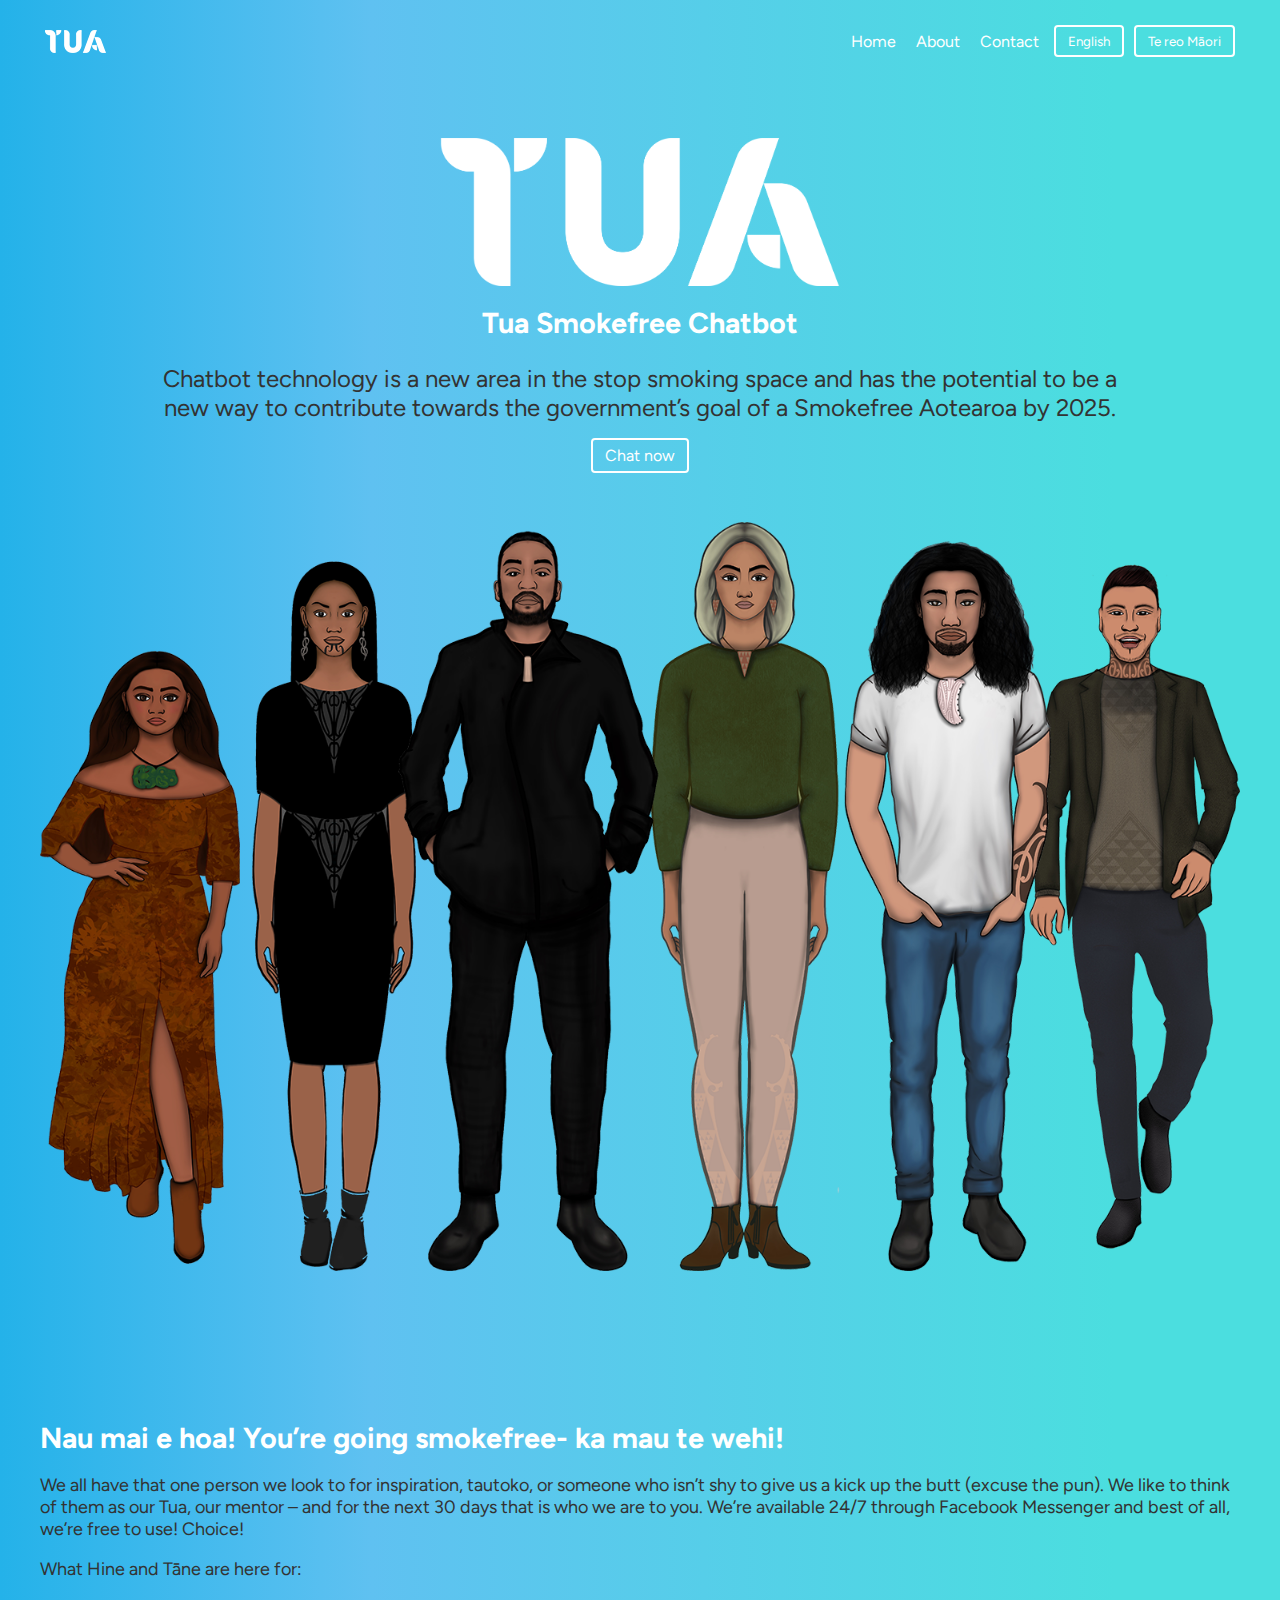
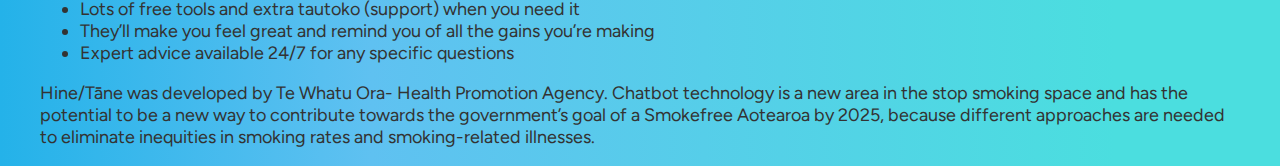
<file: index.html>
<!DOCTYPE html>
<html>
  <head>
    <title>Tua | Smokefree Chatbot</title>
    <meta charset="utf-8">
    <meta name="viewport" content="width=device-width, initial-scale=1.0">
    <title>Tua Chatbot</title>
    <link rel="stylesheet" href="style.css">


    <script>
      function changeLanguage(lang) {
  const elements = document.querySelectorAll('[data-en], [data-mi]');

  elements.forEach(element => {
    if (lang === 'en') {
      element.textContent = element.getAttribute('data-en');
    } else if (lang === 'mi') {
      element.textContent = element.getAttribute('data-mi');
    }
  });
}
    </script>

  </head>
  <body>
    <div class="body-overlay">

    
    <!--<div class="background-image">
      <img src="files\tri-background-long.png" alt="">
    </div>-->

    <header>
            <nav>
              <div class="logo">
                <img src="files\tua-logo-small.png" alt="Logo">
              </div>
        <ul class="menu">
          <li><a href="#">Home</a></li>
          <li><a href="#"><a href="about-us.html">About</a></li>
          <li><a href="#">Contact</a></li>
        </ul>
        <button onclick="changeLanguage('en')">English</button>
<button onclick="changeLanguage('mi')">Te reo Māori</button>
        <div class="hamburger">
          <span></span>
          <span></span>
          <span></span>
        </div>
        <script>
        const hamburger = document.querySelector('.hamburger');
const menu = document.querySelector('.menu');

hamburger.addEventListener('click', () => {
  hamburger.classList.toggle('active');
  menu.classList.toggle('active');
});
        </script>
      </nav>
      <div class="hero-row">
        <div class="hero-col">
          <img class="hero-branding" src="files\tua-logo-wht.png" alt="">
          <h1>Tua Smokefree Chatbot</h1>
          <p>Chatbot technology is a new area in the stop smoking space and has the potential to be a new way to contribute towards the government’s goal of a Smokefree Aotearoa by 2025.</p>
          <span>
          <a class="btn" href="#">Chat now</a>
          </span>
        </div>
        <!--<div class="hero-col">
          <img src="files\Chatbot Elements-20.png" alt="">
        </div>-->
        
      </div>
    </header>
    
    <main>

      <section>
        <div class="tua-group">
          <img src="files\tua-group.png" alt="">
        </div>
        <div class="tua-sc-1">
          <div class="tua-sc-1-col">
            <h1 data-en="Nau mai e hoa! You’re going smokefree- ka mau te wehi! " data-mi="Nau mai e hoa! You’re going smokefree- ka mau te wehi!">Nau mai e hoa! You’re going smokefree- ka mau te wehi! </h1>
            <p data-en="We all have that one person we look to for inspiration, tautoko, or someone who isn’t shy to give us a kick up the butt (excuse the pun). We like to think of them as our Tua, our mentor – and for the next 30 days that is who we are to you. We’re available 24/7 through Facebook Messenger and best of all, we’re free to use! Choice!" data-mi="Hei āhua, kei a tātou tētahi whai whakaaro ki tētahi kaikōrero hei whakatauira, hei tautoko, hei hāpai i a tātou i tētahi wā, kāore rānei he whakamā ki te whai i te whakapau kaha ki a tātou (waiho ngā whakamārama). Ko tātou ko tō tātou Tua, ko tā ia tērā kaikōrero, kaikawe kaha mō ngā 30 rā e haere ake nei. Kei te wātea tātou i ngā 24/7 mā te Karere Whakawhitiwhiti Facebook, ā, ko te pai rawa atu, he whakamahi koreutu! Mōhiotia!">We all have that one person we look to for inspiration, tautoko, or someone who isn’t shy to give us a kick up the butt (excuse the pun). We like to think of them as our Tua, our mentor – and for the next 30 days that is who we are to you. We’re available 24/7 through Facebook Messenger and best of all, we’re free to use! Choice!</p>
            <p>What Hine and Tāne are here for:</p>
            <ul>
              <li>Lots of free tools and extra tautoko (support) when you need it</li>
              <li>They&rsquo;ll make you feel great and remind you of all the gains you&rsquo;re making</li>
              <li>Expert advice available 24/7 for any specific questions</li>
            </ul>
          </div>
        </div>

      </section>

      <section>
        <div class="tua-sc-2">
          <tua-sc-2-col>
            <p>Hine/Tāne was developed by Te Whatu Ora- Health Promotion Agency. Chatbot technology is a new area in the stop smoking space and has the potential to be a new way to contribute towards the government&rsquo;s goal of a Smokefree Aotearoa by 2025, because different approaches are needed to eliminate inequities in smoking rates and smoking-related illnesses.</p>
          </tua-sc-2-col>
        </div>
      </section>

    </main>
    
    <footer>
      <!--<p>&copy; 2023 My Website. All rights reserved.</p>-->
    </footer>
  </div>
  </body>
</html>
</file>
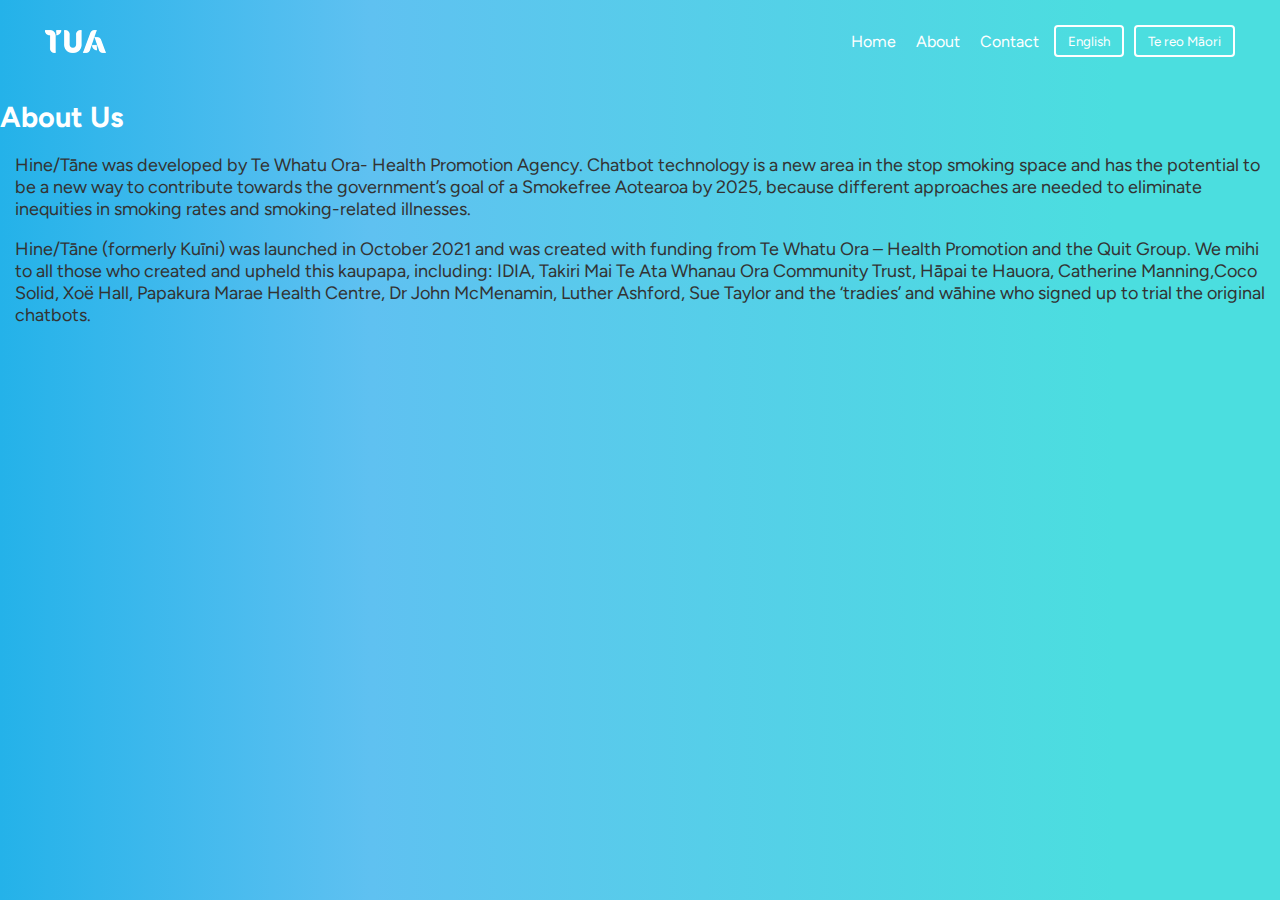
<file: about-us.html>
<!DOCTYPE html>
<html lang="en">
<head>
	<meta charset="UTF-8">
	<meta name="viewport" content="width=device-width, initial-scale=1.0">
	<meta name="description" content="Learn more about our company and our commitment to quality and sustainability.">
	<meta name="keywords" content="about us, company, sustainability, quality">
	<title>About Us</title>
    <link rel="stylesheet" href="style.css">
</head>
<body>
    <header>
        <nav>
          <div class="logo">
            <img src="files\tua-logo-small.png" alt="Logo">
          </div>
    <ul class="menu">
      <li><a href="#">Home</a></li>
      <li><a href="#"><a href="about-us.html">About</a></li>
      <li><a href="#">Contact</a></li>
    </ul>
    <button onclick="changeLanguage('en')">English</button>
<button onclick="changeLanguage('mi')">Te reo Māori</button>
    <div class="hamburger">
      <span></span>
      <span></span>
      <span></span>
    </div>
    <script>
    const hamburger = document.querySelector('.hamburger');
const menu = document.querySelector('.menu');

hamburger.addEventListener('click', () => {
hamburger.classList.toggle('active');
menu.classList.toggle('active');
});
    </script>
  </nav>
  <div class="internal-header">
    <h1>About Us</h1>
  </div>
</header>

	
	<main>
        <p>Hine/Tāne was developed by Te Whatu Ora- Health Promotion Agency. Chatbot technology is a new area in the stop smoking space and has the potential to be a new way to contribute towards the government’s goal of a Smokefree Aotearoa by 2025, because different approaches are needed to eliminate inequities in smoking rates and smoking-related illnesses.</p>
        <p>Hine/Tāne (formerly Kuīni) was launched in October 2021 and was created with funding from Te Whatu Ora – Health Promotion and the Quit Group. We mihi to all those who created and upheld this kaupapa, including: IDIA, Takiri Mai Te Ata Whanau Ora Community Trust, Hāpai te Hauora, Catherine Manning,Coco Solid, Xoë Hall, Papakura Marae Health Centre, Dr John McMenamin, Luther Ashford, Sue Taylor and the ‘tradies’ and wāhine who signed up to trial the original chatbots.</p>
	</main>
	
	<footer>

	</footer>
</body>
</html>
</file>
<file: style.css>
@font-face {

  font-family: body-font;

  src: url(fonts/Figtree-Regular.ttf);

}

@font-face {

  font-family: heading-font;

  src: url(fonts/Figtree-Bold.ttf);

}
section {
  max-width: 1200px;
  margin: auto;
}
h1 {
  font-family: 'heading-font';
  font-weight: 700;
  font-size: 1.8rem;
  color: #fff;
  /* text-transform: uppercase; */
}

p, ul {
  font-family: 'body-font';
  color: #333;
  font-size: 18px;
}


img {
  display: block;
  max-width: 100%;
  height: auto;
}
main {
  padding: 0 15px;
  }


  nav {
    display: flex;
    justify-content: space-between;
    align-items: center;
    padding: 10px 20px;
    background-color: #fff0;
    /* box-shadow: 0 2px 5px rgba(0, 0, 0, 0.3); */
    max-width: 1200px;
    margin: auto;
  }
  
  nav.menu ul {
    display: flex;
    list-style: none;
    margin: 0;
    padding: 0;
  }
  /*.tua-sc-1 {
    background-image: url("files\Chatbot Elements-22.png"); 
    background-size: cover; 
    z-index: 999; 
} */
  nav.menu li {
    margin-right: 20px;
  }
  
  nav.menu a {
    color: #fff;
    text-decoration: none;
  }
  
  nav a:hover {
    text-decoration: underline;
  }

  .hero-row {
    display: flex;
    height: 49vh;
    align-items: center;
    justify-content: center;
  }
  .hero-col {
    flex-basis: 1000px;
    text-align: center;
}
.hero-col p {
  font-size: 1.5rem;
}

  body {
    margin: 0;
    padding: 0;
    background: rgb(36,178,233);
    background: linear-gradient(90deg, rgba(36,178,233,1) 0%, rgba(95,193,241,1) 29%, rgba(75,222,223,1) 87%);
    /* background-image: url("files\Chatbot Elements-22.png"); */
  }
  
  button {
    background-color: transparent;
    color: #fff; /* Change this to the desired text color */
    padding: 6px 12px; /* Adjust the padding to control the size of the button */
    border: none;
    border-radius: 4px;
    cursor: pointer;
    font-family: 'body-font';
    border: 2px solid;
    margin-left: 5px;
    margin-right: 5px;
    text-decoration: none;
  }
  .background-image {
    position: relative;
}
  .background-image img {
    position: absolute;
    top: 0px;
    overflow: hidden;
    width: 70%;
}
  button:hover {
    background-color: #ffffff4d; /* Change this to the desired hover background color */
    color: #333;
  }
  .btn {
    background-color: transparent;
    color: #fff;
    padding: 6px 12px;
    border-radius: 4px;
    cursor: pointer;
    font-family: 'body-font';
    border: 2px solid;
    margin-left: 5px;
    margin-right: 5px;
    transition: all 0.1s ease-in-out;
}

.btn:hover {
    background-color: #ffffff4d;
    color: #333;
}
  a.btn {
    text-decoration: none;
  }
  .menu {
    display: flex;
    list-style: none;
    flex-grow: 1;
    justify-content: flex-end;
}
  
  .menu li {
    margin: 0 10px;
  }
  ul.menu.active {
    margin: 0;
    padding: 0;
}
  .menu a {
    text-decoration: none;
    color: #fff;
    font-size: 1rem;
    font-family: 'body-font';
  }

  
  .logo {
    display: flex;
    align-items: center;
  }
  .body-overlay {
    background: url(https://hapai.co.nz/sites/default/files/tri-background-db.png);
    background-size: contain;
    background-repeat: no-repeat\9;
    background-repeat-x: no-repeat;
    background-repeat-y: repeat;
}

.hero-col img {
  max-width: 400px;
  margin: auto;
}
  .logo img {

    margin-right: 10px;
    z-index: 999;
  }
  @media (max-width: 768px) {
    .menu {
      display: none;
    }
    .menu.active {
      display: flex;
      flex-direction: column;
      justify-content: center;
      align-items: center;
      position: fixed;
      top: 0;
      left: 0;
      width: 100%;
      height: 100%;
      background-color: #fff;
      z-index: 1;
      background: rgb(36,178,233);
      background: linear-gradient(90deg, rgba(36,178,233,1) 0%, rgba(95,193,241,1) 29%, rgba(75,222,223,1) 87%);
    }
    .menu.active li {
      margin: 20px 0;
    }
    .menu.active li:last-child {
      margin-bottom: 0;
    }
    .menu.active a {
      color: #fff;
      font-size: 2rem;
    }
    .hamburger {
      display: block;
      position: relative;
      top: 50%;
      right: 0;
      padding: 10px;
      cursor: pointer;
      z-index: 999;
    }
    .hamburger span {
      display: block;
      height: 3px;
      width: 25px;
      background-color: #fff;
      margin-bottom: 5px;
      transition: transform 0.3s ease-in-out;
    }
    .hamburger.active span:nth-child(1) {
      transform: translateY(8px) rotate(45deg);
    }
    .hamburger.active span:nth-child(2) {
      opacity: 0;
    }
    .hamburger.active span:nth-child(3) {
      transform: translateY(-8px) rotate(-45deg);
    }
  }

  .tua-sc-1 {
    margin-top: 150px;
}
</file>
